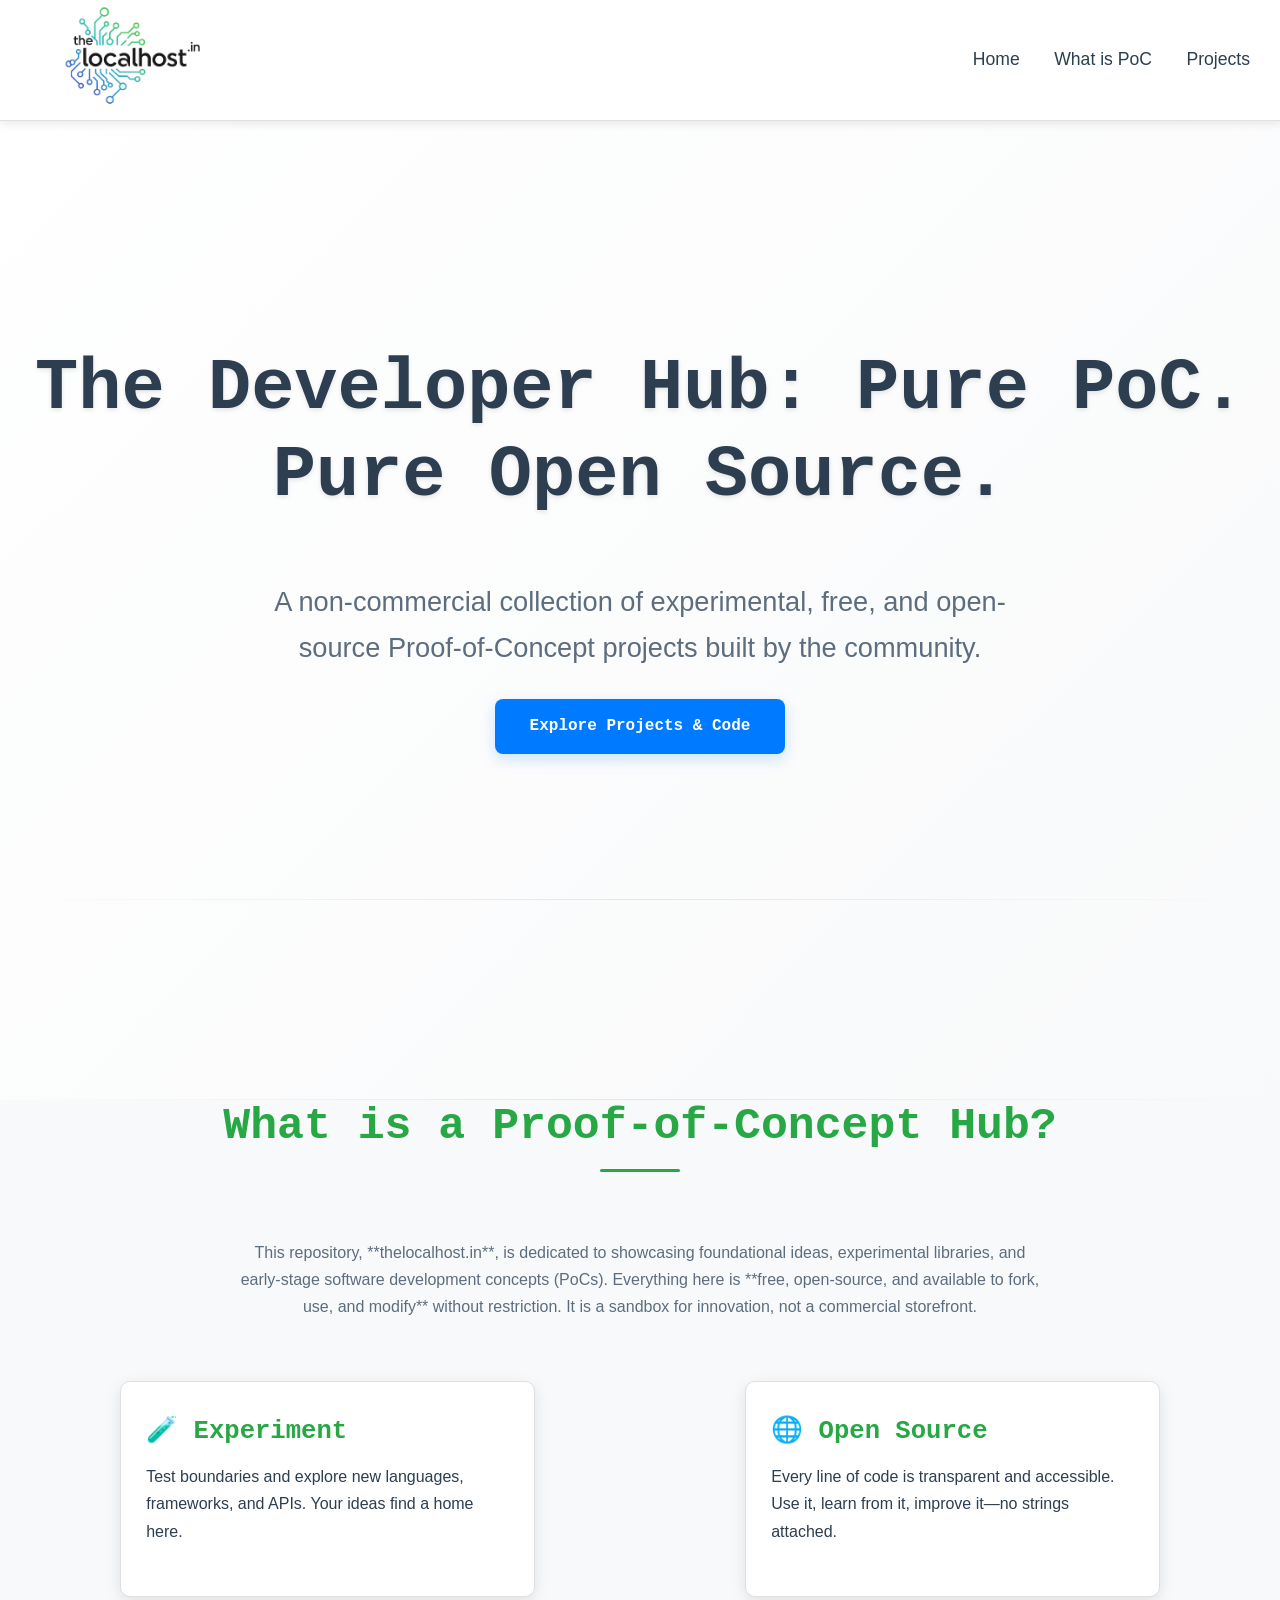
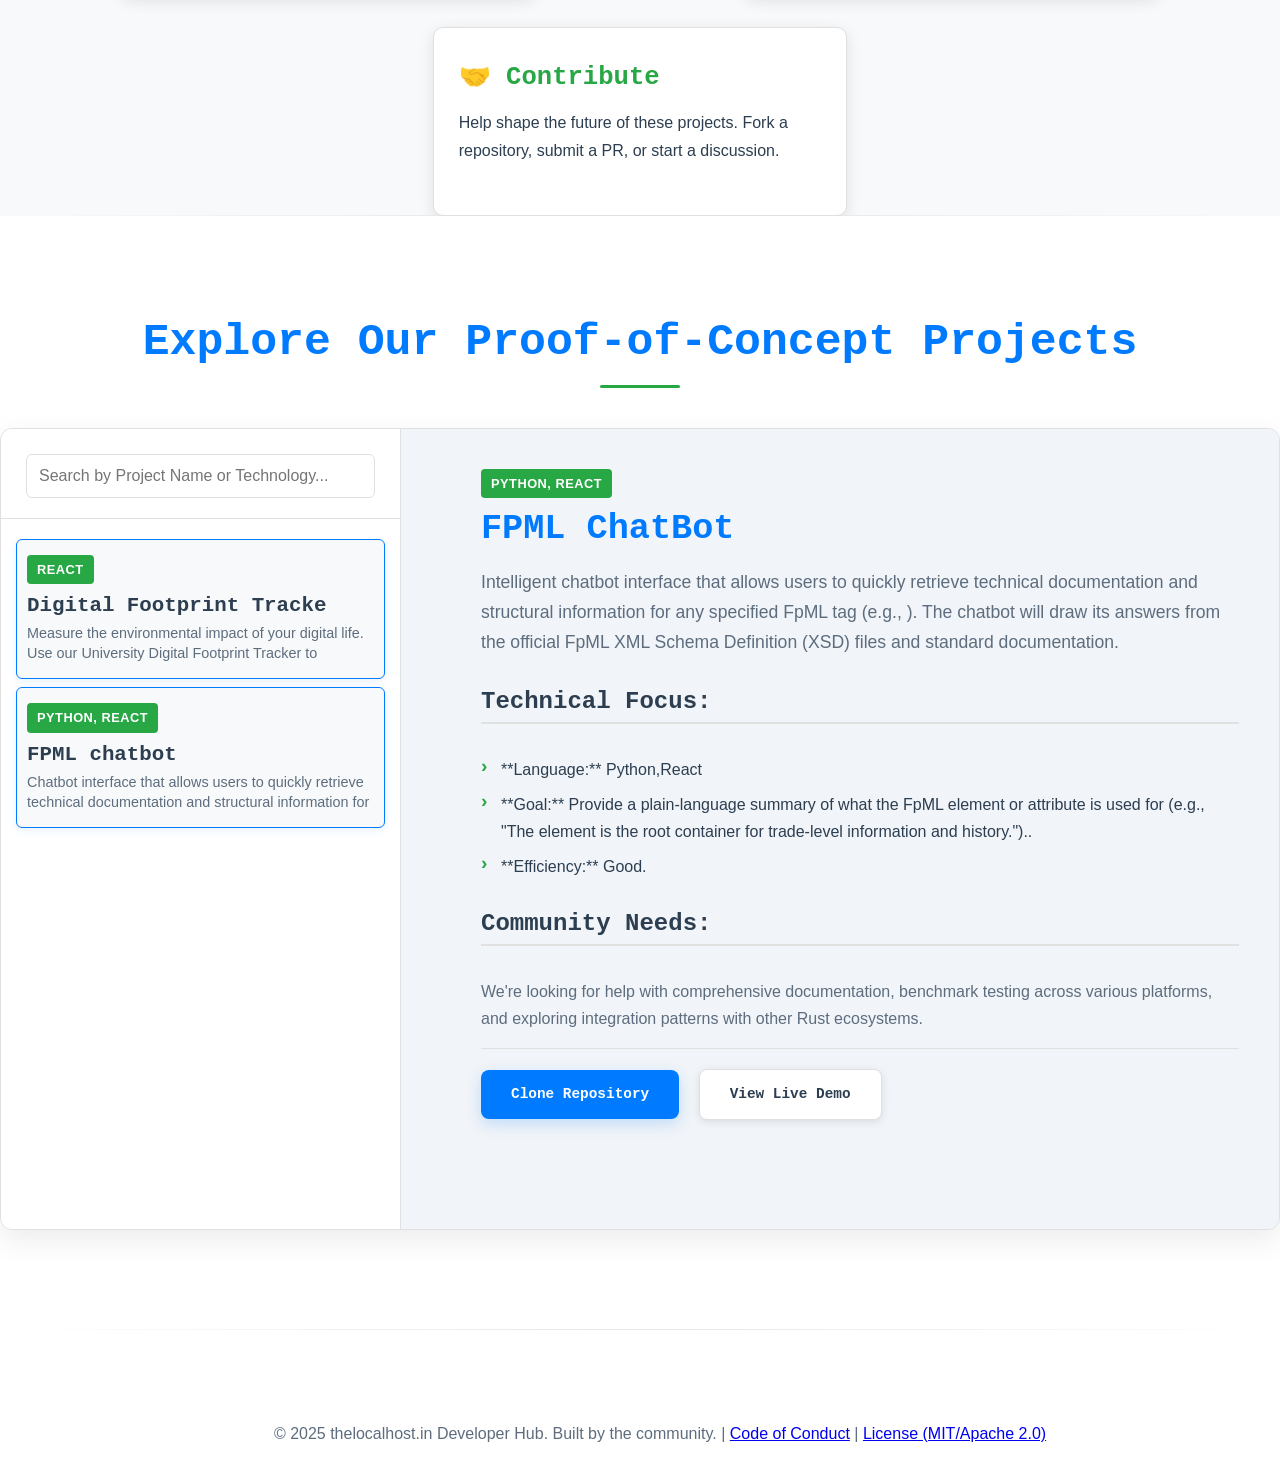
<file: index.html>
<!DOCTYPE html>
<html lang="en">
  <head>
    <meta charset="UTF-8" />
    <meta name="viewport" content="width=device-width, initial-scale=1.0" />
    <title>thelocalhost.in | Developer Hub for Open Source PoCs</title>

    <meta
      name="description"
      content="The official developer hub for thelocalhost.in. Explore and contribute to our collection of free, open-source Proof-of-Concept (PoC) software projects."
    />
    <meta
      name="keywords"
      content="thelocalhost.in, developer hub, open source, PoC, proof of concept, free software, GitHub, developer projects, code repository"
    />
    <meta name="author" content="thelocalhost.in Community" />

    <link rel="icon" href="favicon.ico" type="image/x-icon" />

    <link rel="stylesheet" href="resources/style.css" />
  </head>
  <body>
    <header>
      <div class="container">
        <a href="#home" class="logo">
          <img
            src="resources/logo_transparent.png"
            alt="thelocalhost.in Logo"
          />
        </a>
        <nav>
          <a href="#home">Home</a>
          <a href="#about">What is PoC</a>
          <a href="#project-hub">Projects</a>
          <!-- <a href="#contact">Contribute</a> -->
        </nav>
      </div>
    </header>

    <section id="home">
      <div class="container content-wrapper">
        <h1>The Developer Hub: Pure PoC. Pure Open Source.</h1>
        <p>
          A non-commercial collection of experimental, free, and open-source
          Proof-of-Concept projects built by the community. 
        </p>
        <a href="#project-hub" class="cta-button">Explore Projects & Code</a>
      </div>
      <div class="section-divider"></div>
    </section>

    <section id="about" class="container">
      <h2>What is a Proof-of-Concept Hub?</h2>
      <p
        style="
          max-width: 800px;
          margin: 0 auto 50px;
          text-align: center;
          color: var(--mid-grey);
        "
      >
        This repository, **thelocalhost.in**, is dedicated to showcasing
        foundational ideas, experimental libraries, and early-stage software
        development concepts (PoCs). Everything here is **free, open-source, and
        available to fork, use, and modify** without restriction. It is a
        sandbox for innovation, not a commercial storefront.
      </p>

      <div class="value-props">
        <div class="value-prop">
          <h3 style="color: var(--accent-teal)">🧪 Experiment</h3>
          <p>
            Test boundaries and explore new languages, frameworks, and APIs.
            Your ideas find a home here.
          </p>
        </div>
        <div class="value-prop">
          <h3 style="color: var(--accent-teal)">🌐 Open Source</h3>
          <p>
            Every line of code is transparent and accessible. Use it, learn from
            it, improve it—no strings attached.
          </p>
        </div>
        <div class="value-prop">
          <h3 style="color: var(--accent-teal)">🤝 Contribute</h3>
          <p>
            Help shape the future of these projects. Fork a repository, submit a
            PR, or start a discussion.
          </p>
        </div>
      </div>
      <div class="section-divider"></div>
    </section>

    <section id="project-hub" class="container">
      <h2>Explore Our Proof-of-Concept Projects</h2>

      <div class="hub-wrapper">
        <div class="project-menu-panel">
          <div class="search-container">
            <input
              type="search"
              class="project-search"
              placeholder="Search by Project Name or Technology..."
            />
          </div>

          <div class="project-menu">
            <a href="#" class="menu-item active" data-project-id="2">
              <span class="badge">React</span>
              <h4>Digital Footprint Tracke</h4>
              <p>
                Measure the environmental impact of your digital life. Use our University Digital Footprint Tracker to calculate carbon emissions and water usage from social media, streaming, and AI queries.
              </p>
            </a>

             <a href="#" class="menu-item active" data-project-id="1">
              <span class="badge">Python, React</span>
              <h4>FPML chatbot</h4>
              <p>
                Chatbot interface that allows users to quickly retrieve technical documentation and structural information for any specified FpML tag (e.g., <trade>). 
                The chatbot will draw its answers from the official FpML XML Schema Definition (XSD) files and standard documentation..
              </p>
            </a>
           
          </div>
        </div>

        <div class="project-detail-view" id="detail-panel">
          <div id="initial-detail-content">
            <div class="detail-header">
              <span class="badge">Python, React</span>
              <h3>FPML ChatBot</h3>
              <p style="font-size: 1.1em; color: var(--mid-grey)">
                Intelligent chatbot interface that allows users to quickly retrieve technical documentation and structural information for any specified FpML tag (e.g., ).
                 The chatbot will draw its answers from the official FpML XML Schema Definition (XSD) files and standard documentation.
              </p>
            </div>

            <div class="detail-content">
              <h4>Technical Focus:</h4>
              <ul>
                <li>**Language:** Python,React</li>
                <li>
                  **Goal:**  Provide a plain-language summary of what the FpML element or attribute is used for (e.g., "The element is the root container for trade-level information and history.")..
                </li>
                <li>
                  **Efficiency:** Good.
                </li>
              </ul>

              <h4>Community Needs:</h4>
              <p style="color: var(--mid-grey)">
                We're looking for help with comprehensive documentation,
                benchmark testing across various platforms, and exploring
                integration patterns with other Rust ecosystems.
              </p>
            </div>

            <div class="detail-actions">
              <a
                href="https://github.com/thelocalhost-org/corelib-poc"
                target="_blank"
                class="cta-button"
                >Clone Repository</a
              >
              <a
                href="https://corelib-poc.thelocalhost.in/demo"
                target="_blank"
                class="cta-button secondary"
                >View Live Demo</a
              >
            </div>
          </div>
        </div>
      </div>
      <div class="section-divider"></div>
    </section>

  
      <div class="section-divider"></div>
    </section>

    <footer>
      <div class="container">
        &copy; 2025 thelocalhost.in Developer Hub. Built by the community. |
        <a href="#">Code of Conduct</a> |
        <a href="#">License (MIT/Apache 2.0)</a>
      </div>
    </footer>

    <script>
      // Note: Full search and dynamic loading requires actual JavaScript logic.
      // This is a placeholder to show the required interaction flow.

      document.addEventListener("DOMContentLoaded", () => {
        const menuItems = document.querySelectorAll(".menu-item");
        const detailPanel = document.getElementById("detail-panel");

        menuItems.forEach((item) => {
          item.addEventListener("click", (e) => {
            e.preventDefault();

            // Remove 'active' class from all, add to clicked item
            menuItems.forEach((i) => i.classList.remove("active"));
            item.classList.add("active");

            // CONCEPTUAL: In a real app, you would fetch and load the detail HTML here
            const projectId = item.getAttribute("data-project-id");

            // Placeholder for detail content based on ID
            const details = {
              1: `
                            <div class="detail-header">
                                <span class="badge">Python, React</span>
                                <h3>PoC: FPML Chatbot</h3>
                                <p style="font-size: 1.1em; color: var(--mid-grey);">
                                    Intelligent chatbot interface that allows users to quickly retrieve technical documentation and structural information for any specified FpML tag (e.g., <trade>). The chatbot will draw its answers from the official FpML XML Schema Definition (XSD) files and standard documentation.
                                </p>
                            </div>
                            
                            <div class="detail-content">
                                <h4>Technical Focus:</h4>
                                <ul>
                                    <li>**Language:** Python,React</li>
                                    <li>**Goal:** Provide a plain-language summary of what the FpML element or attribute is used for (e.g., "The <trade> element is the root container for trade-level information and history.").</li>
                                    <li>**Efficiency:** Good</li>
                                </ul>
                            </div>
                            
                            <div class="detail-actions">
                                <a href="https://github.com/thelocalhost-org/corelib-poc" target="_blank" class="cta-button">Clone Repository</a>
                                <a href="https://corelib-poc.thelocalhost.in/demo" target="_blank" class="cta-button secondary">View Live Demo</a>
                            </div>
                        `,
              2: `
                            <div class="detail-header">
                                <span class="badge">React, Analytics</span>
                                <h3>PoC: Digital Footprint Tracker | University Sustainability Initiative</h3>
                                <p style="font-size: 1.1em; color: var(--mid-grey);">
                                  Measure the environmental impact of your digital life. Use our University Digital Footprint Tracker to calculate carbon emissions and water usage from social media, streaming, and AI queries.
                                </p>
                            </div>

                            <div class="detail-content">
                                <h4>Community Needs:</h4>
                                <p style="color: var(--mid-grey);">
                                    Seeking developers for adding new algorithm comparisons, improving the simulation accuracy, and expanding the visualization toolkit.
                                </p>
                            </div>
                            
                            <div class="detail-actions">
                                <a href="http://thelocalhost.in/products/digitalcarbonprint/index.html" target="_blank" class="cta-button secondary">View Live Demo</a>
                            </div>
                        `,
              3: `
                            <div class="detail-header">
                                <span class="badge">JavaScript, Serverless</span>
                                <h3>PoC: Synapse Starter - Serverless Starter Kit</h3>
                                <p style="font-size: 1.1em; color: var(--mid-grey);">
                                    **Synapse Starter** is a template for rapid serverless function deployment, showing how to connect a simple frontend to a cloud-based API gateway. It prioritizes ease of setup and minimal dependencies.
                                </p>
                            </div>

                            <img src="https://via.placeholder.com/700x350/EFEFEF/333333?text=Synapse+Serverless+Architecture" alt="Synapse Serverless Architecture Diagram" class="project-image">
                            
                            <div class="detail-content">
                                <h4>Technical Focus:</h4>
                                <ul>
                                    <li>**Language:** JavaScript (Node.js)</li>
                                    <li>**Goal:** Provide the quickest path to a running serverless PoC for educational purposes.</li>
                                    <li>**Architecture:** Functions as a Service (FaaS) implementation guide.</li>
                                </ul>
                                
                                <h4>Community Needs:</h4>
                                <p style="color: var(--mid-grey);">
                                    Seeking UI/UX feedback for the included boilerplate frontend, and alternative framework implementations (e.g., Python, Go functions).
                                </p>
                            </div>
                            
                            <div class="detail-actions">
                                <a href="https://github.com/thelocalhost-org/synapse-starter-poc" target="_blank" class="cta-button">Clone Repository</a>
                                <a href="https://synapse-starter-poc.thelocalhost.in/demo" target="_blank" class="cta-button secondary">View Live Demo</a>
                            </div>
                        `,
              4: `
                            <div class="detail-header">
                                <span class="badge">Java, CLI</span>
                                <h3>PoC: J-Stream CLI</h3>
                                <p style="font-size: 1.1em; color: var(--mid-grey);">
                                    A command-line interface utility built in Java, demonstrating advanced usage of Java's Stream API for parallel and concurrent data processing directly from the terminal.
                                </p>
                            </div>

                            <img src="https://via.placeholder.com/700x350/EFEFEF/333333?text=Java+CLI+Terminal+Mockup" alt="Java CLI Terminal Mockup" class="project-image">
                            
                            <div class="detail-content">
                                <h4>Technical Focus:</h4>
                                <ul>
                                    <li>**Language:** Java 17+</li>
                                    <li>**Goal:** Showcase efficient concurrent processing for large text files.</li>
                                    <li>**Features:** Custom argument parsing and real-time output visualization.</li>
                                </ul>
                                
                                <h4>Community Needs:</h4>
                                <p style="color: var(--mid-grey);">
                                    We need help creating more complex use cases and optimizing the memory usage during large-file operations.
                                </p>
                            </div>
                            
                            <div class="detail-actions">
                                <a href="#" target="_blank" class="cta-button">Clone Repository</a>
                                <a href="#" target="_blank" class="cta-button secondary">View Live Demo (N/A)</a>
                            </div>
                        `,
              5: `
                            <div class="detail-header">
                                <span class="badge">TypeScript, React</span>
                                <h3>PoC: React Microfront</h3>
                                <p style="font-size: 1.1em; color: var(--mid-grey);">
                                    A Proof-of-Concept for integrating multiple small, independent React applications (micro-frontends) into a single shell using Module Federation for dynamic loading.
                                </p>
                            </div>

                            <img src="https://via.placeholder.com/700x350/EFEFEF/333333?text=Microfrontend+Architecture+Diagram" alt="Microfrontend Architecture Diagram" class="project-image">
                            
                            <div class="detail-content">
                                <h4>Technical Focus:</h4>
                                <ul>
                                    <li>**Language:** TypeScript, React</li>
                                    <li>**Goal:** Demonstrate framework independence and shared dependency management.</li>
                                    <li>**Tools:** Webpack 5 (Module Federation).</li>
                                </ul>
                                
                                <h4>Community Needs:</h4>
                                <p style="color: var(--mid-grey);">
                                    Seeking feedback on cross-cutting concerns like shared state management and authenticated user context sharing across the micro-apps.
                                </p>
                            </div>
                            
                            <div class="detail-actions">
                                <a href="#" target="_blank" class="cta-button">Clone Repository</a>
                                <a href="#" target="_blank" class="cta-button secondary">View Live Demo</a>
                            </div>
                        `
            };

            detailPanel.innerHTML = details[projectId];
          });
        });

        // Conceptual Search Logic (for UI demonstration)
        const searchInput = document.querySelector(".project-search");
        searchInput.addEventListener("keyup", (e) => {
          const searchTerm = e.target.value.toLowerCase();
          menuItems.forEach((item) => {
            const text = (
              item.querySelector("h4").textContent +
              item.querySelector("p").textContent +
              item.querySelector(".badge").textContent
            ).toLowerCase();
            if (text.includes(searchTerm)) {
              item.style.display = "block";
            } else {
              item.style.display = "none";
            }
          });
        });
      });
    </script>
    <script src="app.js"></script>
  </body>
</html>
</file>
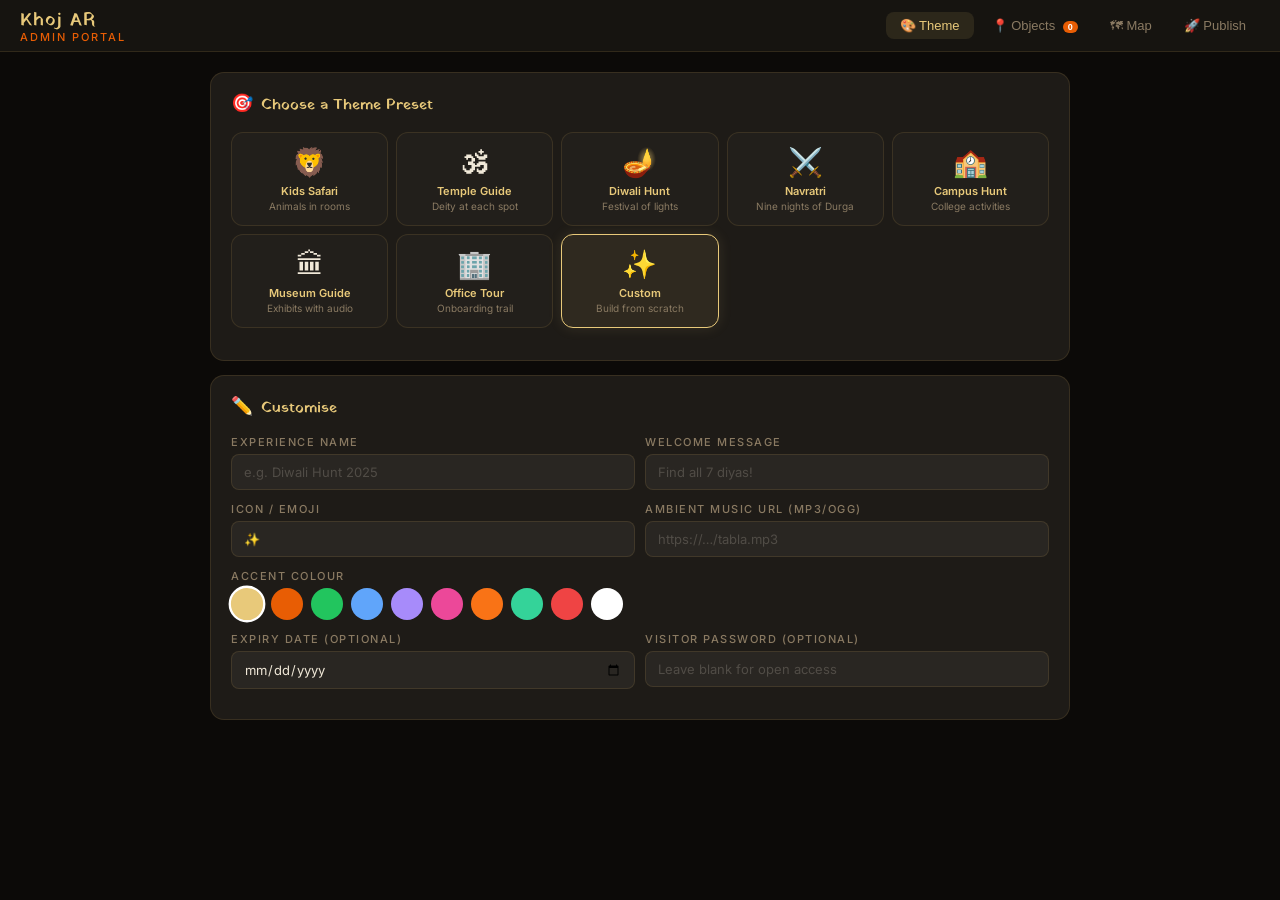
<file: products/arworld/new/v1/khoj-admin.html>
<!DOCTYPE html>
<html lang="en">
<head>
<meta charset="UTF-8"/>
<meta name="viewport" content="width=device-width, initial-scale=1.0"/>
<title>Khoj AR — Admin Portal</title>
<style>
@import url('https://fonts.googleapis.com/css2?family=Yatra+One&family=Philosopher:wght@400;700&family=Inter:wght@400;500;600&display=swap');
*,*::before,*::after{box-sizing:border-box;margin:0;padding:0}
:root{
  --ink:#0c0a08;--surface:#161410;--card:#1e1b17;--border:rgba(200,160,80,.15);
  --gold:#e8c97a;--saffron:#e85d04;--green:#22c55e;--blue:#60a5fa;
  --text:#f0e8d8;--muted:#8a7a62;--danger:#ef4444;
}
html,body{min-height:100%;background:var(--ink);color:var(--text);font-family:'Inter',sans-serif;font-size:14px}

/* ── NAV ── */
nav{
  background:var(--surface);border-bottom:1px solid var(--border);
  padding:0 20px;display:flex;align-items:center;justify-content:space-between;
  height:52px;position:sticky;top:0;z-index:50;
}
.nav-brand{font-family:'Yatra One',serif;font-size:18px;color:var(--gold);letter-spacing:1px}
.nav-brand span{color:var(--saffron);font-size:11px;font-family:'Inter',sans-serif;letter-spacing:2px;display:block;margin-top:-4px;font-weight:500}
.nav-tabs{display:flex;gap:4px}
.nav-tab{padding:6px 14px;border-radius:8px;cursor:pointer;font-size:13px;font-weight:500;color:var(--muted);transition:all .2s;border:none;background:none}
.nav-tab:hover{color:var(--text);background:rgba(255,255,255,.05)}
.nav-tab.active{color:var(--gold);background:rgba(232,201,122,.1)}
.nav-badge{background:var(--saffron);color:#fff;font-size:9px;padding:1px 5px;border-radius:20px;margin-left:4px;font-weight:600}

/* ── LAYOUT ── */
.page{display:none;padding:20px;max-width:900px;margin:0 auto}
.page.active{display:block}

/* ── CARDS ── */
.card{background:var(--card);border:1px solid var(--border);border-radius:14px;padding:18px 20px;margin-bottom:14px}
.card-title{font-family:'Yatra One',serif;font-size:15px;color:var(--gold);margin-bottom:14px;display:flex;align-items:center;gap:8px}
.card-title .icon{font-size:18px}

/* ── FORM ── */
.field{margin-bottom:12px}
.field label{display:block;font-size:11px;letter-spacing:1.5px;color:var(--muted);text-transform:uppercase;margin-bottom:5px;font-weight:500}
.field input,.field select,.field textarea{
  width:100%;background:rgba(255,255,255,.05);border:1px solid var(--border);
  border-radius:8px;padding:9px 12px;color:var(--text);font-family:'Inter',sans-serif;
  font-size:13px;outline:none;transition:border-color .2s;
}
.field input:focus,.field select:focus,.field textarea:focus{border-color:rgba(232,201,122,.4)}
.field input::placeholder,.field textarea::placeholder{color:rgba(240,232,216,.2)}
.field select option{background:#1e1b17}
.field textarea{resize:vertical;min-height:72px}
.field-row{display:grid;grid-template-columns:1fr 1fr;gap:10px}
.field-hint{font-size:10px;color:var(--muted);margin-top:4px;line-height:1.5}

/* ── BUTTONS ── */
.btn{display:inline-flex;align-items:center;gap:6px;font-family:'Inter',sans-serif;font-size:13px;font-weight:500;border:none;border-radius:8px;padding:9px 18px;cursor:pointer;transition:all .2s}
.btn-gold{background:linear-gradient(135deg,#c8940a,#e85d04);color:#0c0a08}
.btn-gold:hover{opacity:.9;transform:translateY(-1px)}
.btn-outline{background:transparent;border:1px solid var(--border);color:var(--muted)}
.btn-outline:hover{border-color:rgba(232,201,122,.4);color:var(--text)}
.btn-danger{background:rgba(239,68,68,.12);border:1px solid rgba(239,68,68,.3);color:#ef4444}
.btn-danger:hover{background:rgba(239,68,68,.2)}
.btn-sm{padding:5px 12px;font-size:12px;border-radius:6px}
.btn-full{width:100%;justify-content:center}

/* ── THEME PICKER ── */
.theme-grid{display:grid;grid-template-columns:repeat(auto-fill,minmax(130px,1fr));gap:8px;margin-bottom:14px}
.theme-tile{border:1px solid var(--border);border-radius:12px;padding:12px 10px;cursor:pointer;text-align:center;transition:all .2s;background:rgba(255,255,255,.02)}
.theme-tile:hover{border-color:rgba(232,201,122,.3)}
.theme-tile.sel{border-color:var(--gold);background:rgba(232,201,122,.08);box-shadow:0 0 14px rgba(232,201,122,.12)}
.theme-tile .t-icon{font-size:28px;margin-bottom:5px}
.theme-tile .t-name{font-size:11px;font-weight:600;color:var(--gold)}
.theme-tile .t-desc{font-size:10px;color:var(--muted);margin-top:2px;line-height:1.3}

/* ── COLOUR SWATCHES ── */
.color-row{display:flex;gap:8px;flex-wrap:wrap}
.swatch{width:32px;height:32px;border-radius:50%;cursor:pointer;border:2px solid transparent;transition:all .2s;flex-shrink:0}
.swatch.sel{border-color:#fff;transform:scale(1.15)}

/* ── OBJECTS LIST ── */
.obj-list{display:flex;flex-direction:column;gap:8px}
.obj-row{background:rgba(255,255,255,.03);border:1px solid var(--border);border-radius:10px;padding:12px 14px;display:flex;align-items:flex-start;gap:12px}
.obj-row-icon{font-size:22px;flex-shrink:0;margin-top:1px}
.obj-row-body{flex:1;min-width:0}
.obj-row-name{font-weight:600;color:var(--text);font-size:13px;margin-bottom:2px}
.obj-row-meta{font-size:11px;color:var(--muted);line-height:1.5}
.obj-row-actions{display:flex;gap:6px;flex-shrink:0}
.obj-empty{text-align:center;padding:32px;color:var(--muted);font-size:13px}
.cat-badge{display:inline-block;font-size:9px;padding:1px 7px;border-radius:20px;font-weight:500;margin-right:4px}
.cat-deity    {background:rgba(232,201,122,.15);color:var(--gold)}
.cat-exhibit  {background:rgba(96,165,250,.15);color:var(--blue)}
.cat-landmark {background:rgba(167,139,250,.15);color:#a78bfa}
.cat-story    {background:rgba(52,211,153,.15);color:#34d399}
.cat-offering {background:rgba(249,115,22,.15);color:#f97316}
.cat-message  {background:rgba(236,72,153,.15);color:#ec4899}
.cat-animal   {background:rgba(34,197,94,.15);color:var(--green)}

/* ── MAP ── */
#admin-map-canvas{width:100%;background:#0d0a06;border-radius:12px;cursor:crosshair}

/* ── PUBLISH ── */
.publish-box{background:linear-gradient(135deg,rgba(232,201,122,.06),rgba(232,93,4,.04));border:1px solid rgba(232,201,122,.2);border-radius:14px;padding:22px;text-align:center}
.publish-code{font-family:monospace;font-size:22px;color:var(--gold);letter-spacing:4px;margin:12px 0;padding:10px 20px;background:rgba(232,201,122,.08);border-radius:8px;display:inline-block;cursor:pointer}
.publish-url{font-size:12px;color:var(--muted);word-break:break-all;margin:6px 0 14px}
.qr-placeholder{width:120px;height:120px;background:rgba(255,255,255,.9);border-radius:8px;margin:12px auto;display:flex;align-items:center;justify-content:center;font-size:11px;color:#333}

/* ── GPS STATUS ── */
.gps-bar{display:flex;align-items:center;gap:8px;padding:8px 12px;background:rgba(34,197,94,.06);border:1px solid rgba(34,197,94,.18);border-radius:8px;margin-bottom:12px;font-size:12px}
.gps-dot{width:8px;height:8px;border-radius:50%;background:var(--green);animation:gpsblink 1.5s ease-in-out infinite;flex-shrink:0}
.gps-dot.searching{background:var(--gold);animation:gpsblink .8s ease-in-out infinite}
.gps-dot.off{background:var(--danger);animation:none}
@keyframes gpsblink{0%,100%{opacity:.4}50%{opacity:1}}

/* ── TOAST ── */
#toast{position:fixed;bottom:24px;left:50%;transform:translateX(-50%);z-index:200;border-radius:10px;padding:10px 18px;font-size:13px;font-weight:500;display:none;pointer-events:none;backdrop-filter:blur(12px);white-space:nowrap}
#toast.ok{background:rgba(34,197,94,.9);color:#fff}
#toast.err{background:rgba(239,68,68,.9);color:#fff}
#toast.info{background:rgba(96,165,250,.9);color:#fff}

/* ── STATS ── */
.stats-row{display:grid;grid-template-columns:repeat(auto-fit,minmax(110px,1fr));gap:10px;margin-bottom:14px}
.stat-card{background:var(--card);border:1px solid var(--border);border-radius:10px;padding:12px 14px;text-align:center}
.stat-val{font-family:'Yatra One',serif;font-size:24px;color:var(--gold)}
.stat-label{font-size:10px;color:var(--muted);letter-spacing:1px;text-transform:uppercase;margin-top:2px}

/* ── MODAL ── */
#modal-bg{position:fixed;inset:0;z-index:100;background:rgba(0,0,0,.7);display:none;align-items:center;justify-content:center;padding:20px}
#modal-bg.open{display:flex}
#modal{background:var(--card);border:1px solid var(--border);border-radius:16px;padding:22px;width:100%;max-width:480px;max-height:90vh;overflow-y:auto}
.modal-title{font-family:'Yatra One',serif;font-size:16px;color:var(--gold);margin-bottom:16px}
</style>
</head>
<body>

<nav>
  <div>
    <div class="nav-brand">Khoj AR <span>ADMIN PORTAL</span></div>
  </div>
  <div class="nav-tabs">
    <button class="nav-tab active" onclick="tab('theme')">🎨 Theme</button>
    <button class="nav-tab" onclick="tab('objects')">📍 Objects <span class="nav-badge" id="obj-count">0</span></button>
    <button class="nav-tab" onclick="tab('map')">🗺 Map</button>
    <button class="nav-tab" onclick="tab('publish')">🚀 Publish</button>
  </div>
</nav>

<!-- ══ THEME PAGE ══ -->
<div class="page active" id="page-theme">
  <div class="card">
    <div class="card-title"><span class="icon">🎯</span> Choose a Theme Preset</div>
    <div class="theme-grid" id="theme-grid"></div>
  </div>
  <div class="card">
    <div class="card-title"><span class="icon">✏️</span> Customise</div>
    <div class="field-row">
      <div class="field">
        <label>Experience Name</label>
        <input id="t-name" placeholder="e.g. Diwali Hunt 2025" oninput="saveTheme()"/>
      </div>
      <div class="field">
        <label>Welcome Message</label>
        <input id="t-welcome" placeholder="Find all 7 diyas!" oninput="saveTheme()"/>
      </div>
    </div>
    <div class="field-row">
      <div class="field">
        <label>Icon / Emoji</label>
        <input id="t-icon" placeholder="🪔" maxlength="4" oninput="saveTheme()"/>
      </div>
      <div class="field">
        <label>Ambient Music URL (mp3/ogg)</label>
        <input id="t-music" placeholder="https://…/tabla.mp3" oninput="saveTheme()"/>
      </div>
    </div>
    <div class="field">
      <label>Accent Colour</label>
      <div class="color-row" id="color-row"></div>
    </div>
    <div class="field-row" style="margin-top:12px">
      <div class="field">
        <label>Expiry Date (optional)</label>
        <input id="t-expiry" type="date" oninput="saveTheme()"/>
      </div>
      <div class="field">
        <label>Visitor Password (optional)</label>
        <input id="t-password" type="password" placeholder="Leave blank for open access" oninput="saveTheme()"/>
      </div>
    </div>
  </div>
</div>

<!-- ══ OBJECTS PAGE ══ -->
<div class="page" id="page-objects">
  <div class="gps-bar">
    <div class="gps-dot searching" id="gps-dot"></div>
    <span id="gps-label">Getting GPS location…</span>
  </div>
  <div class="card">
    <div class="card-title" style="justify-content:space-between">
      <span><span class="icon">📍</span> Placed Objects</span>
      <button class="btn btn-gold btn-sm" onclick="openDropModal()">+ Drop Object Here</button>
    </div>
    <div class="obj-list" id="obj-list"><div class="obj-empty">No objects yet — walk to a spot and drop one!</div></div>
  </div>
</div>

<!-- ══ MAP PAGE ══ -->
<div class="page" id="page-map">
  <div class="stats-row" id="stats-row"></div>
  <div class="card">
    <div class="card-title" style="justify-content:space-between">
      <span><span class="icon">🗺</span> Object Map</span>
      <div style="display:flex;gap:8px">
        <button class="btn btn-outline btn-sm" onclick="drawAdminMap()">↻ Refresh</button>
        <button class="btn btn-danger btn-sm" onclick="clearAll()">🗑 Clear All</button>
      </div>
    </div>
    <canvas id="admin-map-canvas" height="380"></canvas>
    <div style="display:flex;gap:12px;flex-wrap:wrap;margin-top:10px">
      <span style="font-size:11px;color:var(--muted)">● You &nbsp; </span>
      <span style="font-size:11px;color:var(--gold)">● Deity &nbsp;</span>
      <span style="font-size:11px;color:var(--blue)">● Exhibit &nbsp;</span>
      <span style="font-size:11px;color:#a78bfa">● Landmark &nbsp;</span>
      <span style="font-size:11px;color:#34d399">● Story &nbsp;</span>
      <span style="font-size:11px;color:#f97316">● Offering &nbsp;</span>
      <span style="font-size:11px;color:#ec4899">● Message &nbsp;</span>
      <span style="font-size:11px;color:var(--green)">● Animal</span>
    </div>
  </div>
  <div style="display:flex;gap:10px">
    <button class="btn btn-outline" onclick="exportJSON()">📤 Export JSON</button>
    <label class="btn btn-outline" style="cursor:pointer">📥 Import JSON<input type="file" accept=".json" style="display:none" onchange="importJSON(event)"/></label>
  </div>
</div>

<!-- ══ PUBLISH PAGE ══ -->
<div class="page" id="page-publish">
  <div class="card">
    <div class="card-title"><span class="icon">🚀</span> Publish Your Experience</div>
    <div id="publish-content">
      <p style="color:var(--muted);font-size:13px;margin-bottom:14px">Review your experience before publishing. Visitors will use a unique link to explore.</p>
      <div id="publish-preview"></div>
      <button class="btn btn-gold btn-full" style="margin-top:14px" onclick="publish()">Publish Experience →</button>
    </div>
    <div class="publish-box" id="publish-box" style="display:none">
      <div style="font-size:13px;color:var(--muted)">Share this link with visitors</div>
      <div class="publish-code" id="pub-code" onclick="copyLink()" title="Click to copy"></div>
      <div class="publish-url" id="pub-url"></div>
      <div class="qr-placeholder" id="qr-box">QR code generated when hosted</div>
      <div style="display:flex;gap:10px;justify-content:center;flex-wrap:wrap;margin-top:12px">
        <button class="btn btn-gold" onclick="copyLink()">📋 Copy Link</button>
        <button class="btn btn-outline" onclick="openVisitor()">👁 Preview Visitor View</button>
        <button class="btn btn-outline" onclick="shareWhatsApp()">💬 Share on WhatsApp</button>
      </div>
    </div>
  </div>
</div>

<!-- ══ DROP OBJECT MODAL ══ -->
<div id="modal-bg">
  <div id="modal">
    <div class="modal-title">📍 Drop Object at Current Location</div>
    <div class="field">
      <label>Object Name *</label>
      <input id="m-name" placeholder="e.g. Lord Ganesha at East Gate"/>
    </div>
    <div class="field">
      <label>Description / Message (shown to visitor on reveal)</label>
      <textarea id="m-desc" placeholder="Write a message, lore, fact, or clue…"></textarea>
    </div>
    <div class="field-row">
      <div class="field">
        <label>Category</label>
        <select id="m-cat">
          <option value="deity">🕉 Deity</option>
          <option value="exhibit">🏺 Exhibit</option>
          <option value="landmark">🏛 Landmark</option>
          <option value="story">📖 Story</option>
          <option value="offering">🪔 Offering</option>
          <option value="message">💌 Message</option>
          <option value="animal">🦁 Animal</option>
        </select>
      </div>
      <div class="field">
        <label>Reveal Radius</label>
        <div style="display:flex;align-items:center;gap:8px">
          <input type="range" id="m-radius" min="2" max="100" value="5" style="flex:1" oninput="document.getElementById('m-rad-val').textContent=this.value+'m'"/>
          <span id="m-rad-val" style="color:var(--gold);font-weight:600;min-width:36px">5m</span>
        </div>
      </div>
    </div>
    <div class="field">
      <label>3D Model URL (.glb) — optional</label>
      <input id="m-glb" placeholder="https://…/model.glb"/>
      <div class="field-hint">Leave blank to use theme default. Free models: sketchfab.com, poly.pizza</div>
    </div>
    <div class="field">
      <label>Sound URL (.mp3/.ogg) — optional</label>
      <input id="m-sound" placeholder="https://…/mantra.mp3"/>
      <div class="field-hint">Plays when visitor is within reveal range</div>
    </div>
    <div class="field">
      <label>Hint (shown on map when visitor is close)</label>
      <input id="m-hint" placeholder="e.g. Near the banyan tree"/>
    </div>
    <div style="font-size:12px;color:var(--muted);margin-bottom:14px">📍 Will drop at: <span id="m-gps" style="color:var(--gold)">Getting location…</span></div>
    <div style="display:flex;gap:10px">
      <button class="btn btn-gold" style="flex:1" onclick="confirmDrop()">Drop Here</button>
      <button class="btn btn-outline" onclick="closeModal()">Cancel</button>
    </div>
  </div>
</div>

<div id="toast"></div>

<script>
// ══════════════════════════════════════════
//  CONSTANTS
// ══════════════════════════════════════════
const STORAGE_KEY = 'khoj_theme';
const OBJECTS_KEY = 'khoj_objects';

const THEME_PRESETS = [
  {id:'kids',   icon:'🦁', name:'Kids Safari',    color:'#22c55e', desc:'Animals in rooms',       music:'', welcome:'Find all the animals hiding in the house!'},
  {id:'temple', icon:'🕉', name:'Temple Guide',   color:'#e8c97a', desc:'Deity at each spot',     music:'', welcome:'Walk the sacred path and discover the divine.'},
  {id:'diwali', icon:'🪔', name:'Diwali Hunt',    color:'#e85d04', desc:'Festival of lights',     music:'', welcome:'Find all 7 diyas hidden around the venue!'},
  {id:'navratri',icon:'⚔️',name:'Navratri',       color:'#ec4899', desc:'Nine nights of Durga',   music:'', welcome:'Seek the nine forms of Goddess Durga.'},
  {id:'campus', icon:'🏫', name:'Campus Hunt',    color:'#60a5fa', desc:'College activities',     music:'', welcome:'Complete the campus challenge to win!'},
  {id:'museum', icon:'🏛', name:'Museum Guide',   color:'#a78bfa', desc:'Exhibits with audio',    music:'', welcome:'Discover the stories behind each exhibit.'},
  {id:'office', icon:'🏢', name:'Office Tour',    color:'#34d399', desc:'Onboarding trail',       music:'', welcome:'Welcome! Explore your new workplace.'},
  {id:'custom', icon:'✨', name:'Custom',         color:'#e8c97a', desc:'Build from scratch',     music:'', welcome:'Welcome to this AR experience!'},
];

const CAT_COLORS = {
  deity:'#e8c97a', exhibit:'#60a5fa', landmark:'#a78bfa',
  story:'#34d399', offering:'#f97316', message:'#ec4899', animal:'#22c55e'
};

const CAT_ICONS = {
  deity:'🕉', exhibit:'🏺', landmark:'🏛',
  story:'📖', offering:'🪔', message:'💌', animal:'🦁'
};

const ACCENT_COLORS = ['#e8c97a','#e85d04','#22c55e','#60a5fa','#a78bfa','#ec4899','#f97316','#34d399','#ef4444','#fff'];

// ══════════════════════════════════════════
//  STATE
// ══════════════════════════════════════════
let theme = JSON.parse(localStorage.getItem(STORAGE_KEY) || 'null') || {
  id: 'khoj_' + Date.now(),
  preset: 'custom',
  name: '',
  icon: '✨',
  color: '#e8c97a',
  welcome: '',
  music: '',
  expiry: '',
  password: '',
};
let objects = JSON.parse(localStorage.getItem(OBJECTS_KEY) || '[]');
let userLat = null, userLng = null;
let mapT = 0, mapAnimId = null;

// ══════════════════════════════════════════
//  INIT
// ══════════════════════════════════════════
(function init() {
  buildThemeGrid();
  buildColorRow();
  loadFormValues();
  renderObjList();
  updateObjBadge();
  startGPS();
})();

function buildThemeGrid() {
  const el = document.getElementById('theme-grid');
  el.innerHTML = THEME_PRESETS.map(p => `
    <div class="theme-tile ${theme.preset===p.id?'sel':''}" onclick="pickPreset('${p.id}')">
      <div class="t-icon">${p.icon}</div>
      <div class="t-name">${p.name}</div>
      <div class="t-desc">${p.desc}</div>
    </div>
  `).join('');
}

function buildColorRow() {
  const el = document.getElementById('color-row');
  el.innerHTML = ACCENT_COLORS.map(c => `
    <div class="swatch ${theme.color===c?'sel':''}" style="background:${c}" onclick="pickColor('${c}')" title="${c}"></div>
  `).join('');
}

function loadFormValues() {
  document.getElementById('t-name').value    = theme.name    || '';
  document.getElementById('t-welcome').value = theme.welcome || '';
  document.getElementById('t-icon').value    = theme.icon    || '';
  document.getElementById('t-music').value   = theme.music   || '';
  document.getElementById('t-expiry').value  = theme.expiry  || '';
  document.getElementById('t-password').value= theme.password|| '';
}

// ══════════════════════════════════════════
//  TABS
// ══════════════════════════════════════════
function tab(name) {
  document.querySelectorAll('.nav-tab').forEach((b,i) => {
    b.classList.toggle('active', ['theme','objects','map','publish'][i] === name);
  });
  document.querySelectorAll('.page').forEach(p => p.classList.remove('active'));
  document.getElementById('page-'+name).classList.add('active');
  if (name === 'map') { setTimeout(drawAdminMap, 50); }
  if (name === 'publish') renderPublishPreview();
}

// ══════════════════════════════════════════
//  THEME
// ══════════════════════════════════════════
function pickPreset(id) {
  const p = THEME_PRESETS.find(x => x.id === id);
  if (!p) return;
  theme.preset  = id;
  theme.icon    = p.icon;
  theme.color   = p.color;
  theme.welcome = p.welcome;
  theme.music   = p.music;
  loadFormValues();
  buildThemeGrid();
  buildColorRow();
  saveTheme();
}

function pickColor(c) {
  theme.color = c;
  buildColorRow();
  saveTheme();
}

function saveTheme() {
  theme.name     = document.getElementById('t-name').value;
  theme.welcome  = document.getElementById('t-welcome').value;
  theme.icon     = document.getElementById('t-icon').value || '✨';
  theme.music    = document.getElementById('t-music').value;
  theme.expiry   = document.getElementById('t-expiry').value;
  theme.password = document.getElementById('t-password').value;
  localStorage.setItem(STORAGE_KEY, JSON.stringify(theme));
}

// ══════════════════════════════════════════
//  GPS
// ══════════════════════════════════════════
function startGPS() {
  const dot = document.getElementById('gps-dot');
  const label = document.getElementById('gps-label');
  if (!navigator.geolocation) { label.textContent = 'GPS not available — using simulation'; startSimGPS(); return; }
  navigator.geolocation.watchPosition(
    pos => {
      userLat = pos.coords.latitude;
      userLng = pos.coords.longitude;
      dot.className = 'gps-dot';
      label.textContent = `GPS: ${userLat.toFixed(5)}, ${userLng.toFixed(5)}`;
      document.getElementById('m-gps').textContent = `${userLat.toFixed(5)}, ${userLng.toFixed(5)}`;
    },
    () => { label.textContent = 'GPS unavailable — using simulation'; startSimGPS(); },
    { enableHighAccuracy: true, maximumAge: 3000 }
  );
}

function startSimGPS() {
  if (userLat) return;
  userLat = 12.97165 + (Math.random() - 0.5) * 0.001;
  userLng = 77.59460 + (Math.random() - 0.5) * 0.001;
  const label = document.getElementById('gps-label');
  const dot   = document.getElementById('gps-dot');
  dot.className = 'gps-dot searching';
  label.textContent = `Simulated: ${userLat.toFixed(5)}, ${userLng.toFixed(5)}`;
  document.getElementById('m-gps').textContent = `${userLat.toFixed(5)}, ${userLng.toFixed(5)}`;
}

// ══════════════════════════════════════════
//  DROP OBJECT MODAL
// ══════════════════════════════════════════
function openDropModal() {
  if (!userLat) { startSimGPS(); }
  document.getElementById('m-gps').textContent = userLat
    ? `${userLat.toFixed(5)}, ${userLng.toFixed(5)}`
    : 'Waiting for GPS…';
  // Clear fields
  ['m-name','m-desc','m-glb','m-sound','m-hint'].forEach(id => document.getElementById(id).value = '');
  document.getElementById('m-radius').value = 5;
  document.getElementById('m-rad-val').textContent = '5m';
  document.getElementById('modal-bg').classList.add('open');
}

function closeModal() {
  document.getElementById('modal-bg').classList.remove('open');
}

function confirmDrop() {
  const name = document.getElementById('m-name').value.trim();
  if (!name) { toast('Please enter an object name', 'err'); return; }
  if (!userLat) { toast('GPS not ready yet', 'err'); return; }

  const obj = {
    id:          'obj_' + Date.now(),
    name,
    description: document.getElementById('m-desc').value.trim(),
    category:    document.getElementById('m-cat').value,
    radius:      parseInt(document.getElementById('m-radius').value),
    lat:         userLat,
    lng:         userLng,
    glbUrl:      document.getElementById('m-glb').value.trim(),
    soundUrl:    document.getElementById('m-sound').value.trim(),
    hint:        document.getElementById('m-hint').value.trim(),
    createdAt:   Date.now(),
    foundCount:  0,
  };

  objects.push(obj);
  saveObjects();
  closeModal();
  renderObjList();
  updateObjBadge();
  toast(`✅ "${name}" dropped!`, 'ok');
}

// ══════════════════════════════════════════
//  OBJECTS
// ══════════════════════════════════════════
function saveObjects() {
  localStorage.setItem(OBJECTS_KEY, JSON.stringify(objects));
}

function deleteObj(id) {
  objects = objects.filter(o => o.id !== id);
  saveObjects();
  renderObjList();
  updateObjBadge();
  toast('Object removed', 'info');
}

function updateObjBadge() {
  document.getElementById('obj-count').textContent = objects.length;
}

function renderObjList() {
  const el = document.getElementById('obj-list');
  if (!objects.length) {
    el.innerHTML = '<div class="obj-empty">No objects yet — walk to a spot and drop one!</div>';
    return;
  }
  el.innerHTML = objects.map(obj => `
    <div class="obj-row">
      <div class="obj-row-icon">${CAT_ICONS[obj.category] || '📍'}</div>
      <div class="obj-row-body">
        <div class="obj-row-name">${obj.name}</div>
        <div class="obj-row-meta">
          <span class="cat-badge cat-${obj.category}">${obj.category}</span>
          ${obj.description ? `<span style="color:var(--text)">${obj.description.slice(0,60)}${obj.description.length>60?'…':''}</span>` : ''}
        </div>
        <div class="obj-row-meta" style="margin-top:3px">
          📍 ${obj.lat.toFixed(4)}, ${obj.lng.toFixed(4)} &nbsp;·&nbsp;
          📏 ${obj.radius}m radius &nbsp;·&nbsp;
          ${obj.glbUrl ? '🎭 Custom GLB &nbsp;·&nbsp;' : ''}
          ${obj.soundUrl ? '🔔 Sound &nbsp;·&nbsp;' : ''}
          ${obj.hint ? `💡 "${obj.hint}"` : ''}
        </div>
      </div>
      <div class="obj-row-actions">
        <button class="btn btn-danger btn-sm" onclick="deleteObj('${obj.id}')">✕</button>
      </div>
    </div>
  `).join('');
}

// ══════════════════════════════════════════
//  MAP
// ══════════════════════════════════════════
function drawAdminMap() {
  const canvas = document.getElementById('admin-map-canvas');
  canvas.width  = canvas.offsetWidth;
  canvas.height = 380;
  const ctx = canvas.getContext('2d');
  const W = canvas.width, H = canvas.height;

  // Background
  const bg = ctx.createRadialGradient(W/2,H/2,0,W/2,H/2,Math.max(W,H)/1.5);
  bg.addColorStop(0,'#14100a'); bg.addColorStop(1,'#0c0a06');
  ctx.fillStyle = bg; ctx.fillRect(0,0,W,H);

  // Grid
  ctx.strokeStyle='rgba(200,160,80,.05)';ctx.lineWidth=1;
  for(let x=0;x<W;x+=40){ctx.beginPath();ctx.moveTo(x,0);ctx.lineTo(x,H);ctx.stroke();}
  for(let y=0;y<H;y+=40){ctx.beginPath();ctx.moveTo(0,y);ctx.lineTo(W,y);ctx.stroke();}

  if (!objects.length && !userLat) {
    ctx.fillStyle='rgba(200,160,80,.3)';ctx.font='13px Inter,sans-serif';
    ctx.textAlign='center';ctx.fillText('Drop objects to see them on the map',W/2,H/2);
    return;
  }

  // Bounds
  const lats = objects.map(o=>o.lat); if(userLat)lats.push(userLat);
  const lngs = objects.map(o=>o.lng); if(userLng)lngs.push(userLng);
  let minLat=Math.min(...lats),maxLat=Math.max(...lats);
  let minLng=Math.min(...lngs),maxLng=Math.max(...lngs);
  const minRange=0.0003;
  if(maxLat-minLat<minRange){const m=(maxLat+minLat)/2;minLat=m-minRange/2;maxLat=m+minRange/2;}
  if(maxLng-minLng<minRange){const m=(maxLng+minLng)/2;minLng=m-minRange/2;maxLng=m+minRange/2;}
  const pad=48;
  const toXY=(lat,lng)=>({
    x:pad+((lng-minLng)/(maxLng-minLng))*(W-pad*2),
    y:H-pad-((lat-minLat)/(maxLat-minLat))*(H-pad*2)
  });

  // Objects
  objects.forEach(obj => {
    const {x,y} = toXY(obj.lat,obj.lng);
    const col = CAT_COLORS[obj.category]||'#e8c97a';
    // Radius
    const mpp=111320*Math.cos(obj.lat*Math.PI/180);
    const rx=(obj.radius/mpp/(maxLng-minLng))*(W-pad*2);
    const ry=(obj.radius/111320/(maxLat-minLat))*(H-pad*2);
    ctx.beginPath();ctx.ellipse(x,y,Math.max(rx,6),Math.max(ry,6),0,0,Math.PI*2);
    ctx.fillStyle=col+'18';ctx.fill();
    ctx.strokeStyle=col+'50';ctx.lineWidth=1;ctx.stroke();
    // Dot
    ctx.save();ctx.shadowColor=col;ctx.shadowBlur=12;
    ctx.beginPath();ctx.arc(x,y,7,0,Math.PI*2);
    ctx.fillStyle=col;ctx.fill();ctx.restore();
    ctx.beginPath();ctx.arc(x,y,3,0,Math.PI*2);
    ctx.fillStyle='#0c0a06';ctx.fill();
    // Name
    ctx.fillStyle='rgba(240,232,216,.7)';ctx.font='10px Inter,sans-serif';
    ctx.textAlign='center';ctx.fillText(obj.name.slice(0,14),x,y+18);
  });

  // User
  if(userLat){
    const {x,y}=toXY(userLat,userLng);
    ctx.save();ctx.shadowColor='#fff';ctx.shadowBlur=10;
    ctx.beginPath();ctx.arc(x,y,6,0,Math.PI*2);
    ctx.fillStyle='#ffffff';ctx.fill();ctx.restore();
    // Direction triangle
    ctx.beginPath();ctx.moveTo(x,y-14);ctx.lineTo(x-5,y-4);ctx.lineTo(x+5,y-4);
    ctx.closePath();ctx.fillStyle='rgba(255,255,255,.6)';ctx.fill();
    ctx.fillStyle='rgba(255,255,255,.5)';ctx.font='9px Inter,sans-serif';
    ctx.textAlign='center';ctx.fillText('YOU',x,y+16);
  }

  // Scale
  const mPerPx=gpsDistance(minLat,minLng,minLat,maxLng)/(W-pad*2);
  let barM=5;
  for(const s of[1,2,5,10,20,50,100,200,500]){if(s/mPerPx>50){barM=s;break;}}
  const barPx=barM/mPerPx;
  ctx.fillStyle='rgba(200,160,80,.5)';ctx.fillRect(pad,H-pad+14,barPx,2);
  ctx.fillRect(pad,H-pad+10,1.5,8);ctx.fillRect(pad+barPx,H-pad+10,1.5,8);
  ctx.fillStyle='rgba(200,160,80,.4)';ctx.font='9px Inter,sans-serif';
  ctx.textAlign='center';ctx.fillText(barM<1000?barM+'m':(barM/1000)+'km',pad+barPx/2,H-pad+28);

  // Title
  ctx.fillStyle='rgba(200,160,80,.4)';ctx.font='500 11px Inter,sans-serif';
  ctx.textAlign='left';ctx.fillText(`⛩  ${theme.name||'Khoj AR'}`, pad, pad-8);
  ctx.textAlign='right';ctx.fillText(`${objects.length} objects placed`, W-pad, pad-8);
}

function gpsDistance(lat1,lng1,lat2,lng2){
  const R=6371000,dL=(lat2-lat1)*Math.PI/180,dG=(lng2-lng1)*Math.PI/180;
  const a=Math.sin(dL/2)**2+Math.cos(lat1*Math.PI/180)*Math.cos(lat2*Math.PI/180)*Math.sin(dG/2)**2;
  return R*2*Math.atan2(Math.sqrt(a),Math.sqrt(1-a));
}

// Stats
function renderStats() {
  const el = document.getElementById('stats-row');
  el.innerHTML = `
    <div class="stat-card"><div class="stat-val">${objects.length}</div><div class="stat-label">Objects</div></div>
    <div class="stat-card"><div class="stat-val">${objects.filter(o=>o.glbUrl).length}</div><div class="stat-label">With 3D</div></div>
    <div class="stat-card"><div class="stat-val">${objects.filter(o=>o.soundUrl).length}</div><div class="stat-label">With Sound</div></div>
    <div class="stat-card"><div class="stat-val">${objects.reduce((s,o)=>s+o.foundCount,0)}</div><div class="stat-label">Found</div></div>
  `;
}

// ══════════════════════════════════════════
//  PUBLISH
// ══════════════════════════════════════════
function renderPublishPreview() {
  renderStats();
  const el = document.getElementById('publish-preview');
  el.innerHTML = `
    <div style="display:grid;grid-template-columns:1fr 1fr;gap:10px;margin-bottom:14px">
      <div style="padding:12px;background:rgba(255,255,255,.03);border:1px solid var(--border);border-radius:10px">
        <div style="font-size:11px;color:var(--muted);margin-bottom:4px">THEME</div>
        <div style="font-size:15px">${theme.icon} ${theme.name||'Untitled'}</div>
        <div style="font-size:11px;color:var(--muted);margin-top:2px">${theme.welcome||'No welcome message'}</div>
      </div>
      <div style="padding:12px;background:rgba(255,255,255,.03);border:1px solid var(--border);border-radius:10px">
        <div style="font-size:11px;color:var(--muted);margin-bottom:4px">OBJECTS</div>
        <div style="font-size:15px;color:var(--gold)">${objects.length} placed</div>
        <div style="font-size:11px;color:var(--muted);margin-top:2px">${objects.map(o=>o.name).slice(0,3).join(', ')}${objects.length>3?'…':''}</div>
      </div>
    </div>
    ${!theme.name ? '<div style="background:rgba(239,68,68,.1);border:1px solid rgba(239,68,68,.3);border-radius:8px;padding:10px;font-size:12px;color:#ef4444;margin-bottom:10px">⚠ Add a name to your experience before publishing</div>' : ''}
    ${!objects.length ? '<div style="background:rgba(239,68,68,.1);border:1px solid rgba(239,68,68,.3);border-radius:8px;padding:10px;font-size:12px;color:#ef4444">⚠ Drop at least one object before publishing</div>' : ''}
  `;
}

function publish() {
  saveTheme();
  if (!theme.name) { toast('Add a name first', 'err'); return; }
  if (!objects.length) { toast('Drop at least one object first', 'err'); return; }

  // Generate visitor bundle JSON
  const bundle = {
    theme: { ...theme, password: theme.password ? btoa(theme.password) : '' },
    objects,
    publishedAt: Date.now(),
    version: 1,
  };
  localStorage.setItem('khoj_bundle_' + theme.id, JSON.stringify(bundle));
  localStorage.setItem('khoj_latest_bundle', JSON.stringify(bundle));

  // Show publish box
  const code = theme.id.split('_').pop().slice(-6).toUpperCase();
  const url  = window.location.href.replace('admin.html','visitor.html') + '?t=' + theme.id;
  document.getElementById('pub-code').textContent = code;
  document.getElementById('pub-url').textContent  = url;
  document.getElementById('publish-box').style.display = 'block';
  document.getElementById('publish-content').style.display = 'none';
  toast('🎉 Published! Share the link with visitors', 'ok');
}

function copyLink() {
  const url = document.getElementById('pub-url').textContent;
  navigator.clipboard.writeText(url).then(() => toast('Link copied!', 'ok'));
}

function openVisitor() {
  const url = window.location.href.replace('khoj-admin.html','khoj-visitor.html');
  window.open(url, '_blank');
}

function shareWhatsApp() {
  const url = document.getElementById('pub-url').textContent;
  const msg = encodeURIComponent(`🕉 Join our Khoj AR experience!\n\n${theme.icon} ${theme.name}\n${theme.welcome}\n\nOpen this link on your phone: ${url}`);
  window.open(`https://wa.me/?text=${msg}`, '_blank');
}

// ══════════════════════════════════════════
//  EXPORT / IMPORT
// ══════════════════════════════════════════
function exportJSON() {
  const data = { theme, objects };
  const blob = new Blob([JSON.stringify(data,null,2)],{type:'application/json'});
  const a = document.createElement('a');
  a.href = URL.createObjectURL(blob);
  a.download = `khoj-${theme.name||'export'}-${Date.now()}.json`;
  a.click();
  toast('JSON exported', 'ok');
}

function importJSON(e) {
  const file = e.target.files[0];
  if (!file) return;
  const reader = new FileReader();
  reader.onload = ev => {
    try {
      const data = JSON.parse(ev.target.result);
      if (data.theme)   { theme = data.theme;    localStorage.setItem(STORAGE_KEY, JSON.stringify(theme)); loadFormValues(); buildThemeGrid(); buildColorRow(); }
      if (data.objects) { objects = data.objects; saveObjects(); renderObjList(); updateObjBadge(); }
      toast(`Imported ${objects.length} objects`, 'ok');
      drawAdminMap();
    } catch { toast('Invalid JSON file', 'err'); }
  };
  reader.readAsText(file);
}

function clearAll() {
  if (!confirm('Delete all placed objects? This cannot be undone.')) return;
  objects = [];
  saveObjects();
  renderObjList();
  updateObjBadge();
  drawAdminMap();
  toast('All objects cleared', 'info');
}

// ══════════════════════════════════════════
//  TOAST
// ══════════════════════════════════════════
function toast(msg, type='info') {
  const el = document.getElementById('toast');
  el.textContent = msg; el.className = type; el.style.display = 'block';
  clearTimeout(el._t); el._t = setTimeout(()=>el.style.display='none', 3500);
}
</script>
</body>
</html>
</file>
<file: resources/style.css>
/*
        ------------------------------------------
        1. GLOBAL STYLES & TYPOGRAPHY
        ------------------------------------------
        */
:root {
  /* NEW COLOR PALETTE: White/Grey Professional */
  --dark-grey: #2c3e50;
  --mid-grey: #5d6d7e;
  --light-grey-bg: #f8f9fa;
  --white-bg: #ffffff;
  --border-grey: #e0e0e0;
  --card-bg: #f1f4f8;

  --accent-blue: #007bff;
  --accent-teal: #28a745;

  --font-display: "Space Mono", monospace;
  --font-body: "Inter", sans-serif;
  --font-code: "Fira Code", monospace;

  scroll-behavior: smooth;
}

/* Google Fonts Import */
@import url("https://fonts.googleapis.com/css2?family=Space+Mono:wght@400;700&family=Inter:wght@300;400;500;600;700&family=Fira+Code:wght@400;600&display=swap");

body {
  font-family: var(--font-body);
  color: var(--mid-grey);
  margin: 0;
  padding: 0;
  line-height: 1.7;
  background-color: var(--white-bg);
}

h1,
h2,
h3,
h4 {
  font-family: var(--font-display);
  color: var(--dark-grey);
  margin-top: 0;
  line-height: 1.2;
}

h2 {
  font-size: 2.8em;
  text-align: center;
  margin-bottom: 1.5em;
  position: relative;
  color: var(--accent-blue);
}

h2::after {
  content: "";
  display: block;
  width: 80px;
  height: 3px;
  background: var(--accent-teal);
  margin: 15px auto 0;
  border-radius: 2px;
}

.container {
  max-width: 1280px;
  margin: 0 auto;
  padding: 0 30px;
}

section {
  padding: 100px 0;
  min-height: 60vh;
  position: relative;
}

/* Unique Section Divider */
.section-divider {
  position: absolute;
  left: 0;
  right: 0;
  height: 1px;
  background: linear-gradient(
    to right,
    transparent,
    var(--border-grey),
    transparent
  );
  bottom: 0;
  opacity: 0.8;
}

/*
        ------------------------------------------
        2. BUTTONS & CTA
        ------------------------------------------
        */
.cta-button {
  display: inline-block;
  padding: 14px 35px;
  background-color: var(--accent-blue);
  color: var(--white-bg);
  text-decoration: none;
  font-family: var(--font-display);
  font-weight: 700;
  border-radius: 8px;
  transition: background-color 0.3s, transform 0.3s, box-shadow 0.3s;
  border: none;
  cursor: pointer;
  box-shadow: 0 5px 15px rgba(0, 123, 255, 0.2);
}

.cta-button:hover {
  background-color: var(--accent-teal);
  transform: translateY(-3px);
  box-shadow: 0 8px 20px rgba(40, 167, 69, 0.3);
}

/* Badge style for PoC projects */
.badge {
  display: inline-block;
  background-color: var(--accent-teal);
  color: var(--white-bg);
  padding: 4px 10px;
  font-size: 0.8em;
  font-weight: 700;
  border-radius: 4px;
  text-transform: uppercase;
  letter-spacing: 0.5px;
  margin-bottom: 10px;
}

/*
        ------------------------------------------
        3. HEADER & NAVIGATION (Sticky)
        ------------------------------------------
        */
header {
  background: var(--white-bg);
  position: fixed;
  width: 100%;
  top: 0;
  z-index: 1000;
  box-shadow: 0 2px 10px rgba(0, 0, 0, 0.1);
  border-bottom: 1px solid var(--border-grey);
}

header .container {
  display: flex;
  justify-content: space-between;
  align-items: center;
  height: 120px;
}

.logo img {
  height: 200px;
  width: auto;
  filter: none;
  transition: transform 0.3s ease;
}

.logo img:hover {
  transform: scale(1.05);
}

nav a {
  color: var(--dark-grey);
  text-decoration: none;
  margin-left: 30px;
  font-weight: 500;
  font-family: var(--font-body);
  font-size: 1.1em;
  transition: color 0.3s, transform 0.3s;
}

nav a:hover {
  color: var(--accent-blue);
  transform: translateY(-2px);
}

/*
        ------------------------------------------
        4. HERO SECTION - UPDATED MESSAGE
        ------------------------------------------
        */
#home {
  background: linear-gradient(
    135deg,
    var(--white-bg) 0%,
    var(--light-grey-bg) 100%
  );
  color: var(--dark-grey);
  display: flex;
  align-items: center;
  justify-content: center;
  text-align: center;
  height: 100vh;
  padding-top: 100px;
  position: relative;
  overflow: hidden;
}

#home h1 {
  font-size: 4.5em;
  color: var(--dark-grey);
  text-shadow: 0 2px 5px rgba(0, 0, 0, 0.1);
}

#home p {
  font-size: 1.7em;
  color: var(--mid-grey);
  max-width: 800px;
  margin-left: auto;
  margin-right: auto;
}

/*
        ------------------------------------------
        5. ABOUT SECTION
        ------------------------------------------
        */
#about {
  background-color: var(--light-grey-bg);
  color: var(--dark-grey);
  text-align: center;
}
#about h2 {
  color: var(--accent-teal);
}

.value-props {
  display: flex;
  justify-content: space-around;
  margin-top: 60px;
  gap: 30px;
  flex-wrap: wrap;
}

.value-prop {
  flex-basis: calc(33% - 40px);
  min-width: 280px;
  padding: 35px 25px;
  background: var(--white-bg);
  border-left: 4px solid var(--accent-blue);
  border-radius: 10px;
  box-shadow: 0 4px 15px rgba(0, 0, 0, 0.1);
  text-align: left;
  transition: transform 0.3s ease, box-shadow 0.3s ease;
  border: 1px solid var(--border-grey);
}
.value-prop h3 {
  color: var(--accent-teal);
  font-size: 1.6em;
  margin-bottom: 10px;
}

/*
        ------------------------------------------
        6. PROJECT HUB (Menu + Details) 
        ------------------------------------------
        */
#project-hub {
  background-color: var(--white-bg);
  padding: 100px 0;
}
#project-hub h2 {
  margin-bottom: 40px;
  color: var(--accent-blue);
}

.hub-wrapper {
  display: grid;
  grid-template-columns: 400px 1fr;
  gap: 40px;
  min-height: 800px;
  background: var(--card-bg);
  border-radius: 12px;
  box-shadow: 0 10px 30px rgba(0, 0, 0, 0.08);
  border: 1px solid var(--border-grey);
  overflow: hidden;
}

/* --- LEFT COLUMN: SEARCH & MENU --- */
.project-menu-panel {
  background-color: var(--white-bg);
  border-right: 1px solid var(--border-grey);
  padding: 25px 0;
  display: flex;
  flex-direction: column;
}

.search-container {
  padding: 0 25px 20px 25px;
  border-bottom: 1px solid var(--border-grey);
  margin-bottom: 20px;
}

.project-search {
  width: 100%;
  padding: 12px;
  border: 1px solid var(--border-grey);
  border-radius: 6px;
  font-size: 1em;
  color: var(--dark-grey);
  transition: box-shadow 0.2s;
  box-sizing: border-box;
}
.project-search:focus {
  outline: none;
  border-color: var(--accent-blue);
  box-shadow: 0 0 0 3px rgba(0, 123, 255, 0.1);
}

.project-menu {
  overflow-y: auto;
  flex-grow: 1;
  padding: 0 15px 15px 15px;
}

.menu-item {
  display: block;
  background: var(--white-bg);
  padding: 15px 10px;
  margin-bottom: 8px;
  border-radius: 6px;
  border: 1px solid transparent;
  cursor: pointer;
  transition: background 0.2s, border-color 0.2s, box-shadow 0.2s;
  text-decoration: none;
}
.menu-item:hover,
.menu-item.active {
  background: var(--light-grey-bg);
  border-color: var(--accent-blue);
  box-shadow: 0 2px 8px rgba(0, 123, 255, 0.1);
}
.menu-item h4 {
  font-size: 1.3em;
  color: var(--dark-grey);
  margin-bottom: 4px;
}
.menu-item p {
  font-size: 0.9em;
  color: var(--mid-grey);
  margin: 0;
  line-height: 1.4;
  max-height: 40px;
  overflow: hidden;
}

/* --- RIGHT COLUMN: DETAIL VIEW --- */
.project-detail-view {
  padding: 40px;
  overflow-y: auto;
  background: var(--card-bg);
}

.detail-header {
  margin-bottom: 30px;
}
.detail-header h3 {
  font-size: 2.2em;
  color: var(--accent-blue);
  margin-bottom: 10px;
}

.project-image {
  width: 100%;
  max-height: 350px;
  object-fit: cover;
  border-radius: 8px;
  margin-bottom: 30px;
  box-shadow: 0 4px 15px rgba(0, 0, 0, 0.1);
}

.detail-content h4 {
  font-size: 1.5em;
  color: var(--dark-grey);
  margin-top: 25px;
  border-bottom: 2px solid var(--border-grey);
  padding-bottom: 5px;
}

.detail-content ul {
  list-style: none;
  padding-left: 0;
  margin-bottom: 30px;
}
.detail-content ul li {
  position: relative;
  padding-left: 20px;
  margin-bottom: 8px;
  color: var(--dark-grey);
  font-size: 1em;
}
.detail-content ul li::before {
  content: "›";
  color: var(--accent-teal);
  position: absolute;
  left: 0;
  font-size: 1.2em;
  line-height: 1;
  top: 0;
  font-weight: bold;
}
.detail-actions {
  padding-top: 20px;
  border-top: 1px solid var(--border-grey);
}

.detail-actions .cta-button {
  margin-right: 15px;
  padding: 12px 30px;
  font-size: 0.9em;
}
.detail-actions .cta-button.secondary {
  background-color: var(--white-bg);
  color: var(--dark-grey);
  box-shadow: 0 2px 8px rgba(0, 0, 0, 0.1);
  border: 1px solid var(--border-grey);
}
.detail-actions .cta-button.secondary:hover {
  background-color: var(--border-grey);
}

/* --- Initial Detail State (No Project Selected) --- */
#initial-detail-message {
  text-align: center;
  padding-top: 200px;
  color: var(--mid-grey);
  font-size: 1.4em;
  font-weight: 500;
}

/*
        ------------------------------------------
        7. CONTACT SECTION - UPDATED TO CTA LINK
        ------------------------------------------
        */
#contact {
  background-color: var(--light-grey-bg);
  color: var(--dark-grey);
  text-align: center;
  min-height: 40vh; /* Reduced height as form is replaced */
}
#contact h2 {
  color: var(--accent-blue);
}

.form-cta-wrapper {
  max-width: 800px;
  margin: 0 auto;
  padding: 40px;
  background: var(--white-bg);
  border-radius: 10px;
  box-shadow: 0 5px 20px rgba(0, 0, 0, 0.1);
  border: 1px solid var(--border-grey);
}

.form-cta-wrapper p {
  font-size: 1.2em;
  margin-bottom: 30px;
  color: var(--dark-grey);
}

/*
        ------------------------------------------
        8. MEDIA QUERIES (Mobile Responsiveness)
        ------------------------------------------
        */
@media (max-width: 1024px) {
  .hub-wrapper {
    grid-template-columns: 1fr;
    gap: 0;
    min-height: auto;
  }
  .project-menu-panel {
    border-right: none;
    border-bottom: 1px solid var(--border-grey);
  }
  .project-menu {
    max-height: 400px;
  }
  .project-detail-view {
    padding: 25px;
  }
  #initial-detail-message {
    padding-top: 50px;
    padding-bottom: 50px;
  }
  .value-prop {
    flex-basis: 100%;
  }
}

@media (max-width: 768px) {
  h1 {
    font-size: 2.8em;
  }
  h2 {
    font-size: 2.2em;
  }
  header .container {
    flex-direction: column;
    height: auto;
    padding: 15px 20px;
  }
  nav {
    margin-top: 15px;
    padding-bottom: 10px;
  }
  nav a {
    margin: 0 12px;
  }
  #home {
    height: 80vh;
  }
}

/* --- Footer Styles --- */

/* Style for the main container */
footer {
  width: 100%;
  padding: 30px 20px;
  margin-top: 60px; /* Generous space above the footer */
  text-align: center;
}

/* Ensure the text is centered and clearly readable */
footer p {
  margin: 10px 0 0; /* Adds space above the copyright if social links are present */
  font-size: 0.95rem;
  font-weight: 400;
}

/* Optional: Social Media Links */
.social-links {
  margin-bottom: 15px;
}

.social-links a {
  color: #ecf0f1; /* Match text color */
  text-decoration: none;
  font-size: 1.5rem;
  margin: 0 12px;
  opacity: 0.8;
  transition: opacity 0.3s, color 0.3s;
}

.social-links a:hover {
  color: #3498db; /* Accent color on hover */
  opacity: 1;
}

/* Optional: If you want to use a two-column layout for links/info */
.footer-content {
  max-width: 1200px;
  margin: 0 auto;
  display: flex;
  flex-direction: column; /* Default stack items */
  align-items: center;
}

/* Media query for wider screens to align content */
@media (min-width: 768px) {
  .footer-content {
    flex-direction: row;
    justify-content: space-between;
  }
}
</file>
